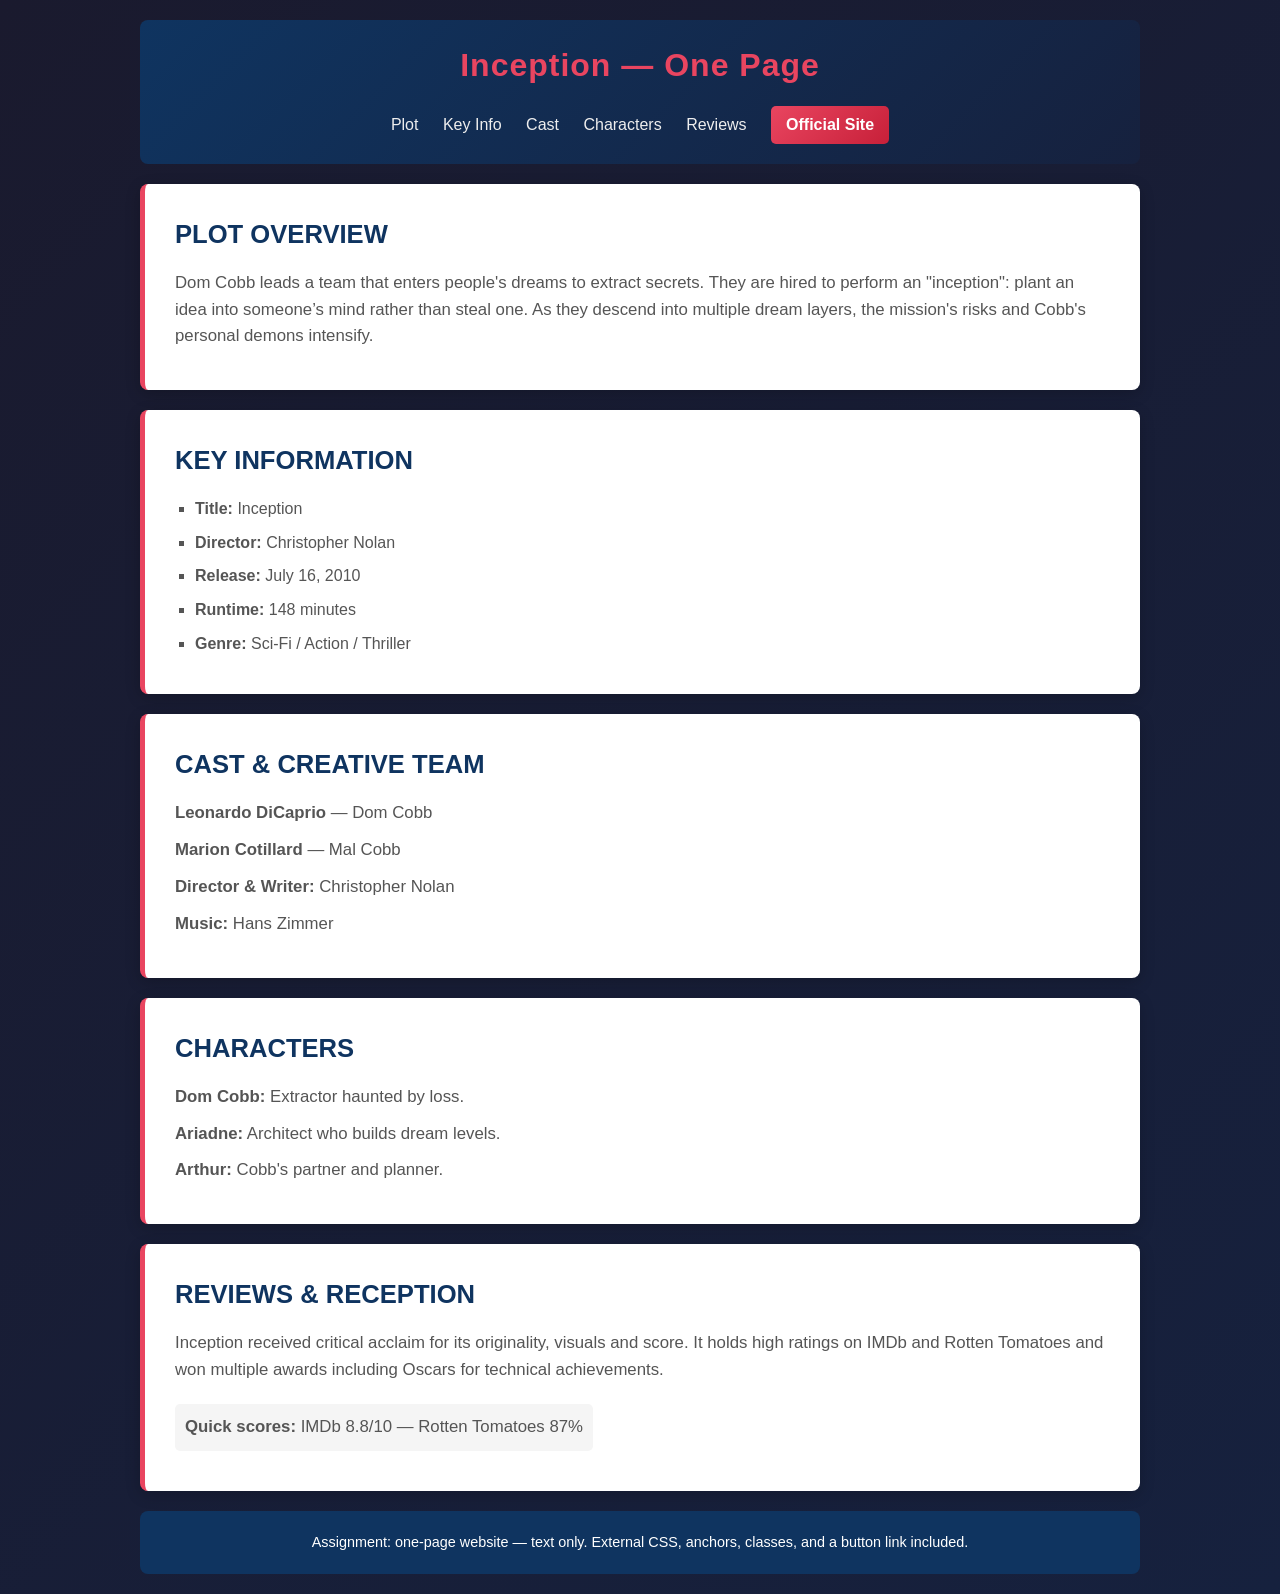
<file: Exercises/Chapter 2/multi-page-website/index.html>
<!DOCTYPE html>
<html lang="en">
<head>
    <meta charset="utf-8">
    <meta name="viewport" content="width=device-width, initial-scale=1">
    <title>Inception — One Page</title>
    <link rel="stylesheet" href="style.css">
</head>
<body>

    <header class="site-header">
        <h1 class="title">Inception — One Page</h1>
        <nav class="nav-menu">
            <a href="#plot">Plot</a>
            <a href="#info">Key Info</a>
            <a href="#cast">Cast</a>
            <a href="#characters">Characters</a>
            <a href="#reviews">Reviews</a>
            <a class="btn-official" href="https://www.warnerbros.com/movies/inception" target="_blank" rel="noopener">Official Site</a>
        </nav>
    </header>

    <main class="container">
        <section id="plot" class="section-box">
            <h2>Plot Overview</h2>
            <p>Dom Cobb leads a team that enters people's dreams to extract secrets. They are hired to perform an "inception": plant an idea into someone’s mind rather than steal one. As they descend into multiple dream layers, the mission's risks and Cobb's personal demons intensify.</p>
        </section>

        <section id="info" class="section-box">
            <h2>Key Information</h2>
            <ul class="info-list">
                <li><strong>Title:</strong> Inception</li>
                <li><strong>Director:</strong> Christopher Nolan</li>
                <li><strong>Release:</strong> July 16, 2010</li>
                <li><strong>Runtime:</strong> 148 minutes</li>
                <li><strong>Genre:</strong> Sci-Fi / Action / Thriller</li>
            </ul>
        </section>

        <section id="cast" class="section-box">
            <h2>Cast & Creative Team</h2>
            <p><strong>Leonardo DiCaprio</strong> — Dom Cobb</p>
            <p><strong>Marion Cotillard</strong> — Mal Cobb</p>
            <p><strong>Director & Writer:</strong> Christopher Nolan</p>
            <p><strong>Music:</strong> Hans Zimmer</p>
        </section>

        <section id="characters" class="section-box">
            <h2>Characters</h2>
            <p><strong>Dom Cobb:</strong> Extractor haunted by loss.</p>
            <p><strong>Ariadne:</strong> Architect who builds dream levels.</p>
            <p><strong>Arthur:</strong> Cobb's partner and planner.</p>
        </section>

        <section id="reviews" class="section-box">
            <h2>Reviews & Reception</h2>
            <p>Inception received critical acclaim for its originality, visuals and score. It holds high ratings on IMDb and Rotten Tomatoes and won multiple awards including Oscars for technical achievements.</p>
            <p class="scores"><strong>Quick scores:</strong> IMDb 8.8/10 — Rotten Tomatoes 87%</p>
        </section>
    </main>

    <footer class="site-footer">
        <p>Assignment: one-page website — text only. External CSS, anchors, classes, and a button link included.</p>
    </footer>

</body>
</html>
</file>
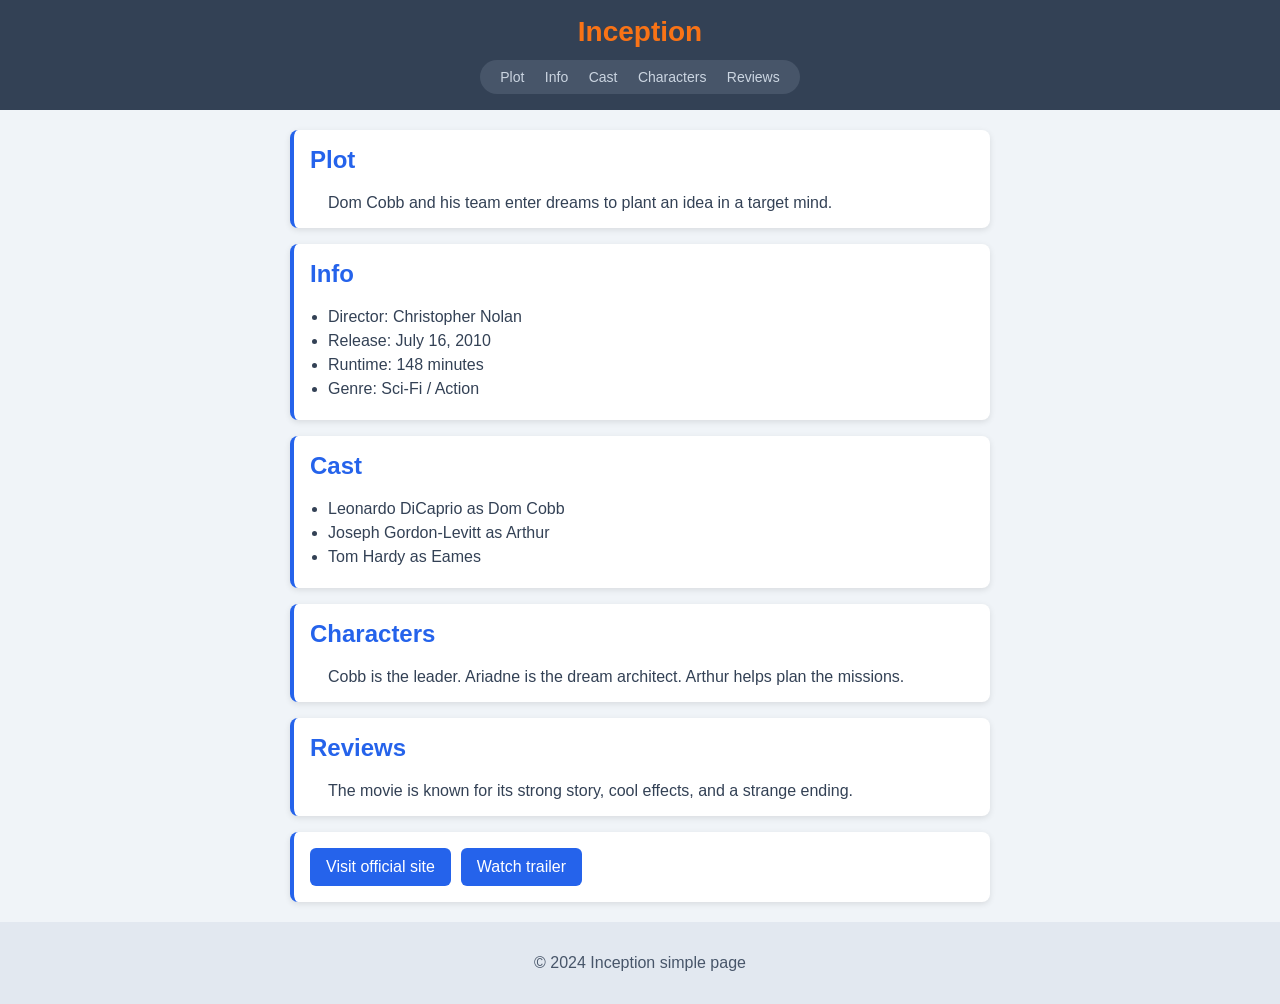
<file: Exercises/Chapter 2/one-page-website/index.html>
<!DOCTYPE html>
<html lang="en">
<head>
    <meta charset="UTF-8">
    <meta name="viewport" content="width=device-width, initial-scale=1.0">
    <title>Inception Fan Page</title>
    <link rel="stylesheet" href="style.css">
</head>
<body>
    <header class="header">
        <h1 class="page-title">Inception</h1>
        <nav class="nav-bar">
            <a class="nav-link" href="#plot">Plot</a>
            <a class="nav-link" href="#info">Info</a>
            <a class="nav-link" href="#cast">Cast</a>
            <a class="nav-link" href="#characters">Characters</a>
            <a class="nav-link" href="#reviews">Reviews</a>
        </nav>
    </header>

    <main class="main-content">
        <section id="plot" class="section-card">
            <h2>Plot</h2>
            <p>Dom Cobb and his team enter dreams to plant an idea in a target mind.</p>
        </section>

        <section id="info" class="section-card">
            <h2>Info</h2>
            <ul>
                <li>Director: Christopher Nolan</li>
                <li>Release: July 16, 2010</li>
                <li>Runtime: 148 minutes</li>
                <li>Genre: Sci-Fi / Action</li>
            </ul>
        </section>

        <section id="cast" class="section-card">
            <h2>Cast</h2>
            <ul>
                <li>Leonardo DiCaprio as Dom Cobb</li>
                <li>Joseph Gordon-Levitt as Arthur</li>
                <li>Tom Hardy as Eames</li>
            </ul>
        </section>

        <section id="characters" class="section-card">
            <h2>Characters</h2>
            <p>Cobb is the leader. Ariadne is the dream architect. Arthur helps plan the missions.</p>
        </section>

        <section id="reviews" class="section-card">
            <h2>Reviews</h2>
            <p>The movie is known for its strong story, cool effects, and a strange ending.</p>
        </section>

        <section class="section-card button-row">
            <a class="button-link" href="https://www.warnerbros.com/movies/inception" target="_blank" rel="noopener">Visit official site</a>
            <a class="button-link" href="https://www.youtube.com/watch?v=YoHD_XwrzKc" target="_blank" rel="noopener">Watch trailer</a>
        </section>
    </main>

    <footer class="footer">
        <p>© 2024 Inception simple page</p>
    </footer>
</body>
</html>
</file>
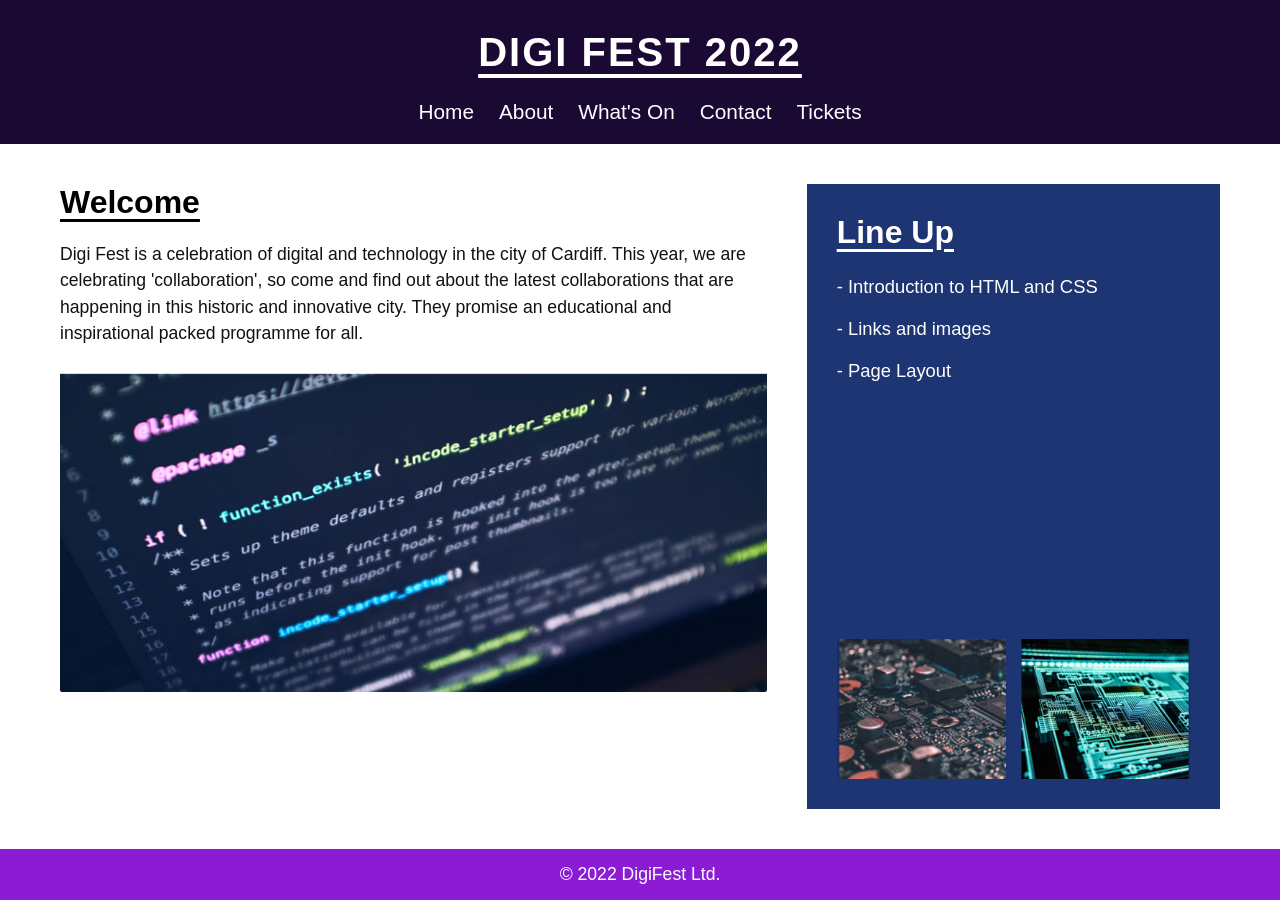
<file: Exercises/Chapter 4/structuring-a-webpage/index.html>
<!DOCTYPE html>
<html lang="en">
<head>
    <meta charset="UTF-8">
    <meta name="viewport" content="width=device-width, initial-scale=1.0">
    <title>Digi Fest 2022</title>
    <link rel="stylesheet" href="style.css">
</head>
<body>

    <header>
        <h1>DIGI FEST 2022</h1>
        <nav>
            <ul>
                <li><a href="#">Home</a></li>
                <li><a href="#">About</a></li>
                <li><a href="#">What's On</a></li>
                <li><a href="#">Contact</a></li>
                <li><a href="#">Tickets</a></li>
            </ul>
        </nav>
    </header>

    <div class="container">
        
        <main class="main-content">
            <h2>Welcome</h2>
            <p>
                Digi Fest is a celebration of digital and technology in the city of Cardiff. 
                This year, we are celebrating 'collaboration', so come and find out about the 
                latest collaborations that are happening in this historic and innovative city. 
                They promise an educational and inspirational packed programme for all.
            </p>
            <div class="main-image-container">
                <img src="image1.png" alt="Code on a screen">
            </div>
        </main>

        <aside class="sidebar">
            <h2>Line Up</h2>
            <ul class="lineup-list">
                <li>- Introduction to HTML and CSS</li>
                <li>- Links and images</li>
                <li>- Page Layout</li>
            </ul>
            
            <div class="sidebar-images">
                <img src="image3.png" alt="Circuit board 1">
                <img src="image2.png" alt="Circuit board 2">
            </div>
        </aside>

    </div>

    <footer>
        <p>&copy; 2022 DigiFest Ltd.</p>
    </footer>

</body>
</html>
</file>
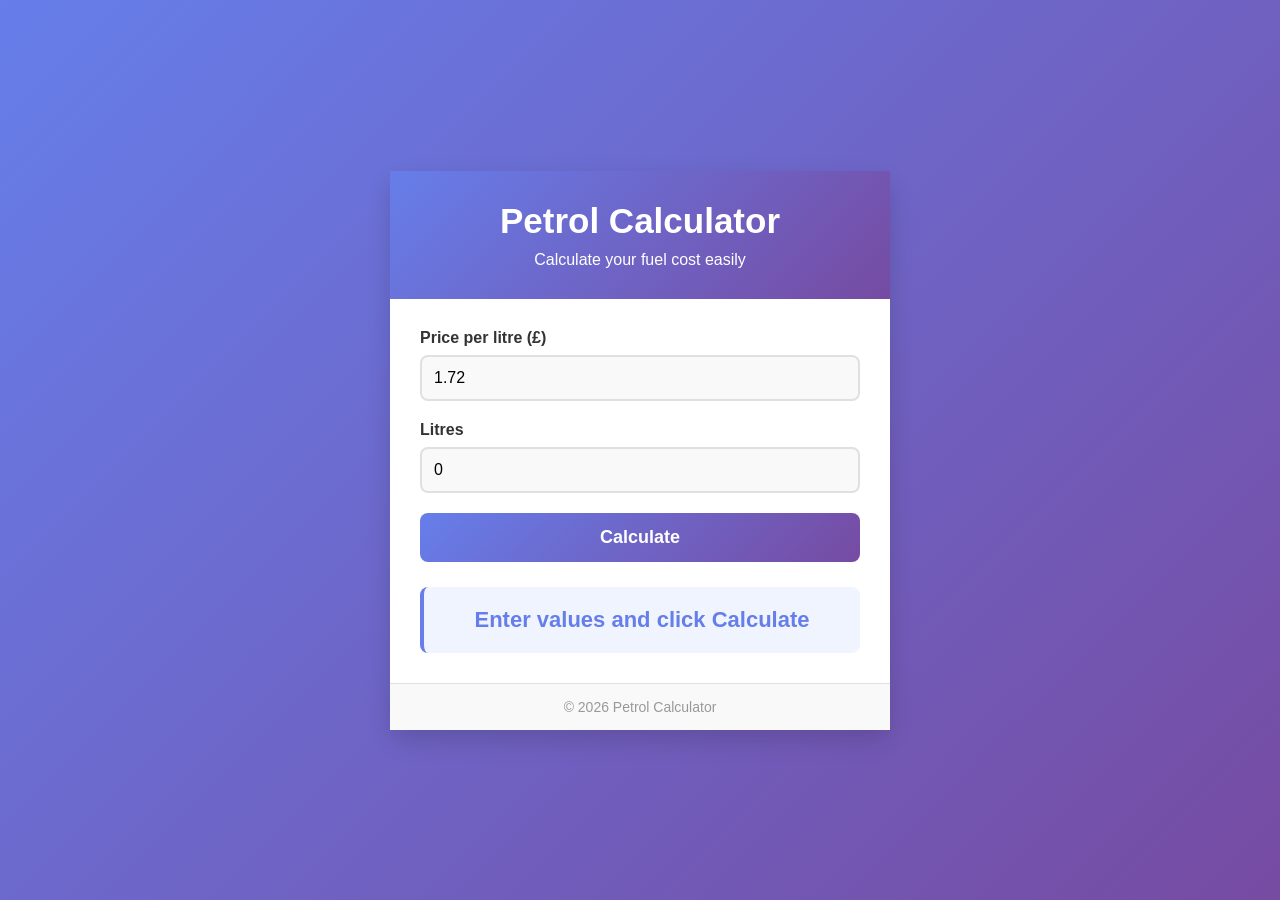
<file: Exercises/Chapter 6/Petrol_Calculator/index.html>
<!DOCTYPE html>
<html lang="en">
<head>
  <meta charset="UTF-8">
  <meta name="viewport" content="width=device-width, initial-scale=1.0">
  <title>Petrol Calculator</title>
  <link rel="stylesheet" href="style.css">
</head>
<body>

  <div class="container">
    
    <header>
      <h1>Petrol Calculator</h1>
      <p class="subtitle">Calculate your fuel cost easily</p>
    </header>

    <main>
      <div class="form-group">
        <label for="costPerLiter">Price per litre (£)</label>
        <input id="costPerLiter" type="number" min="0" step="0.01" value="1.72">
      </div>

      <div class="form-group">
        <label for="litersPurchased">Litres</label>
        <input id="litersPurchased" type="number" min="0" step="0.01" value="0">
      </div>

      <div class="button-container">
        <button id="calculateBtn" class="calculate-btn">Calculate</button>
      </div>

      <div class="result-container">
        <p id="totalCostResult" class="result-text">Enter values and click Calculate</p>
      </div>
    </main>

    <footer>
      <p>&copy; 2026 Petrol Calculator</p>
    </footer>

  </div>

  <script src="index.js"></script>
</body>
</html>
</file>
<file: Exercises/Chapter 2/multi-page-website/style.css>
* {
    margin: 0;
    padding: 0;
    box-sizing: border-box;
}

body {
    font-family: 'Segoe UI', Tahoma, sans-serif;
    line-height: 1.6;
    color: #333;
    background: linear-gradient(135deg, #1a1a2e, #16213e);
    padding: 10px;
}

.site-header {
    background: linear-gradient(135deg, #0f3460, #16213e);
    color: white;
    text-align: center;
    padding: 20px;
    border-radius: 8px;
    max-width: 1000px;
    margin: 10px auto;
}

.site-header .title {
    font-size: 2rem;
    color: #e94560;
    letter-spacing: 1px;
    margin-bottom: 15px;
}

.nav-menu a {
    color: #eee;
    text-decoration: none;
    font-weight: 500;
    margin: 0 10px;
    display: inline-block;
    padding-bottom: 5px;
}

.nav-menu a:hover {
    color: #e94560;
}

.nav-menu .btn-official {
    background: linear-gradient(135deg, #e94560, #c72039);
    color: white;
    padding: 6px 15px;
    border-radius: 5px;
    font-weight: bold;
}

.nav-menu .btn-official:hover {
    color: white;
    opacity: 0.9;
}

.container {
    max-width: 1000px;
    margin: 20px auto;
}

.section-box {
    background: white;
    padding: 30px;
    margin-bottom: 20px;
    border-radius: 8px;
    box-shadow: 0 4px 15px rgba(0, 0, 0, 0.2);
    border-left: 5px solid #e94560;
}

.section-box h2 {
    color: #0f3460;
    margin-bottom: 15px;
    font-size: 1.6rem;
    text-transform: uppercase;
}

.section-box p {
    color: #555;
    margin-bottom: 10px;
    font-size: 1.05rem;
}

.info-list {
    list-style-type: square;
    margin-left: 20px;
    color: #555;
}

.info-list li {
    margin-bottom: 8px;
}

.scores {
    background-color: #f5f5f5;
    padding: 10px;
    border-radius: 5px;
    display: inline-block;
    margin-top: 10px;
}

.site-footer {
    background: #0f3460;
    color: white;
    text-align: center;
    padding: 20px;
    border-radius: 8px;
    max-width: 1000px;
    margin: 20px auto 10px auto;
    font-size: 0.9rem;
}

@media (max-width: 600px) {
    .nav-menu a {
        margin: 5px;
        font-size: 0.9rem;
    }
    
    .section-box {
        padding: 20px;
    }
}
</file>
<file: Exercises/Chapter 2/one-page-website/style.css>
body {
    margin: 0;
    font-family: Arial, sans-serif;
    background: #f0f4f8;
    color: #222;
}

.header {
    background: #334155;
    color: white;
    padding: 16px;
    text-align: center;
}

.page-title {
    margin: 0;
    font-size: 28px;
    color: #f97316;
}

.nav-bar {
    margin-top: 12px;
    background: #475569;
    display: inline-block;
    padding: 8px 12px;
    border-radius: 999px;
}

.nav-link {
    color: #cbd5e1;
    text-decoration: none;
    margin: 0 8px;
    font-size: 14px;
}

.nav-link:hover {
    color: #ffffff;
}

.main-content {
    max-width: 700px;
    margin: 20px auto;
    padding: 0 16px;
}

.section-card {
    background: white;
    border-radius: 8px;
    padding: 16px;
    margin-bottom: 16px;
    box-shadow: 0 2px 6px rgba(0, 0, 0, 0.1);
    border-left: 4px solid #2563eb;
}

.button-row {
    display: flex;
    gap: 10px;
    flex-wrap: wrap;
}

.section-card h2 {
    margin-top: 0;
    color: #2563eb;
}

.section-card p,
.section-card ul {
    margin: 0;
    padding-left: 18px;
    color: #334155;
}

.section-card ul {
    margin-top: 8px;
}

.section-card li {
    margin-bottom: 6px;
}

.button-link {
    display: inline-block;
    background: #2563eb;
    color: white;
    text-decoration: none;
    padding: 10px 16px;
    border-radius: 6px;
}

.button-link:hover {
    background: #1d4ed8;
}

.footer {
    text-align: center;
    padding: 16px;
    background: #e2e8f0;
    color: #475569;
    margin-top: 20px;
}
</file>
<file: Exercises/Chapter 4/structuring-a-webpage/style.css>
* {
    margin: 0;
    padding: 0;
    box-sizing: border-box;
    font-family: Arial, sans-serif;
}

body {
    background-color: #ffffff;
    display: flex;
    flex-direction: column;
    min-height: 100vh;
}

header {
    background-color: #1a0933; 
    color: #ffffff;
    text-align: center;
    padding: 30px 20px 20px 20px;
}

header h1 {
    font-size: 2.5rem;
    letter-spacing: 2px;
    text-decoration: underline;
    text-underline-offset: 8px;
    margin-bottom: 25px;
}

header nav ul {
    list-style: none;
    display: flex;
    justify-content: center;
    gap: 25px;
}

header nav ul li a {
    color: #ffffff;
    text-decoration: none;
    font-size: 1.3rem;
    transition: color 0.3s;
}

header nav ul li a:hover {
    color: #a855f7;
}

.container {
    display: flex;
    max-width: 1200px;
    margin: 0 auto;
    padding: 40px 20px;
    gap: 40px;
    flex: 1; 
}


.main-content {
    flex: 2; 
}

.main-content h2 {
    font-size: 2rem;
    text-decoration: underline;
    text-underline-offset: 6px;
    margin-bottom: 20px;
    color: #000000;
}

.main-content p {
    font-size: 1.1rem;
    line-height: 1.5;
    margin-bottom: 25px;
    color: #111111;
}

.main-image-container img {
    width: 100%;
    height: 320px;
    object-fit: cover;
    border-radius: 2px;
}

.sidebar {
    flex: 1; 
    background-color: #1d3573; 
    color: #ffffff;
    padding: 30px;
    display: flex;
    flex-direction: column;
    justify-content: space-between;
}

.sidebar h2 {
    font-size: 2rem;
    text-decoration: underline;
    text-underline-offset: 6px;
    margin-bottom: 25px;
}

.lineup-list {
    list-style: none;
    font-size: 1.15rem;
    margin-bottom: 40px;
}

.lineup-list li {
    margin-bottom: 20px;
}

.sidebar-images {
    display: flex;
    gap: 15px;
    margin-top: auto; 
}

.sidebar-images img {
    width: 50%;
    height: 140px;
    object-fit: cover;
}


footer {
    background-color: #8b1cd4; 
    color: #ffffff;
    text-align: center;
    padding: 15px;
    font-size: 1.1rem;
}


@media (max-width: 768px) {
    .container {
        flex-direction: column;
    }
    header nav ul {
        flex-wrap: wrap;
        gap: 15px;
    }
}
</file>
<file: Exercises/Chapter 6/Petrol_Calculator/style.css>
* {
    margin: 0;
    padding: 0;
    box-sizing: border-box;
}

body {
    font-family: sans-serif;
    background: linear-gradient(135deg, #667eea, #764ba2);
    min-height: 100vh;
    display: flex;
    align-items: center;
    justify-content: center;
    padding: 20px;
}

.container {
    background-color: white;
    border-radius: 15px;
    box-shadow: 0 10px 25px rgba(0, 0, 0, 0.15);
    max-width: 500px;
    width: 100%;
}

header {
    background: linear-gradient(135deg, #667eea, #764ba2);
    color: white;
    padding: 30px;
    text-align: center;
}

header h1 {
    font-size: 35px;
    margin-bottom: 10px;
}

.subtitle {
    font-size: 16px;
}

main {
    padding: 30px;
}

.form-group {
    margin-bottom: 20px;
}

.form-group label {
    display: block;
    font-weight: bold;
    color: #333;
    margin-bottom: 8px;
}

.form-group input {
    width: 100%;
    padding: 12px;
    border: 2px solid #e0e0e0;
    border-radius: 8px;
    font-size: 16px;
    background-color: #f9f9f9;
}

.form-group input:focus {
    outline: none;
    border-color: #667eea;
}

.calculate-btn {
    width: 100%;
    padding: 14px;
    background: linear-gradient(135deg, #667eea, #764ba2);
    color: white;
    border: none;
    border-radius: 8px;
    font-size: 18px;
    font-weight: bold;
    cursor: pointer;
}

.calculate-btn:hover {
    background: #667eea;
}

.result-container {
    margin-top: 25px;
    padding: 20px;
    background-color: #f0f4ff;
    border-radius: 8px;
    border-left: 4px solid #667eea;
    text-align: center;
}

.result-text {
    font-size: 22px;
    font-weight: bold;
    color: #667eea;
}

footer {
    background-color: #f9f9f9;
    color: #999;
    text-align: center;
    padding: 15px;
    font-size: 14px;
    border-top: 1px solid #e0e0e0;
}

@media (max-width: 600px) {
    header h1 {
        font-size: 28px;
    }
    
    .result-text {
        font-size: 18px;
    }
}
</file>
